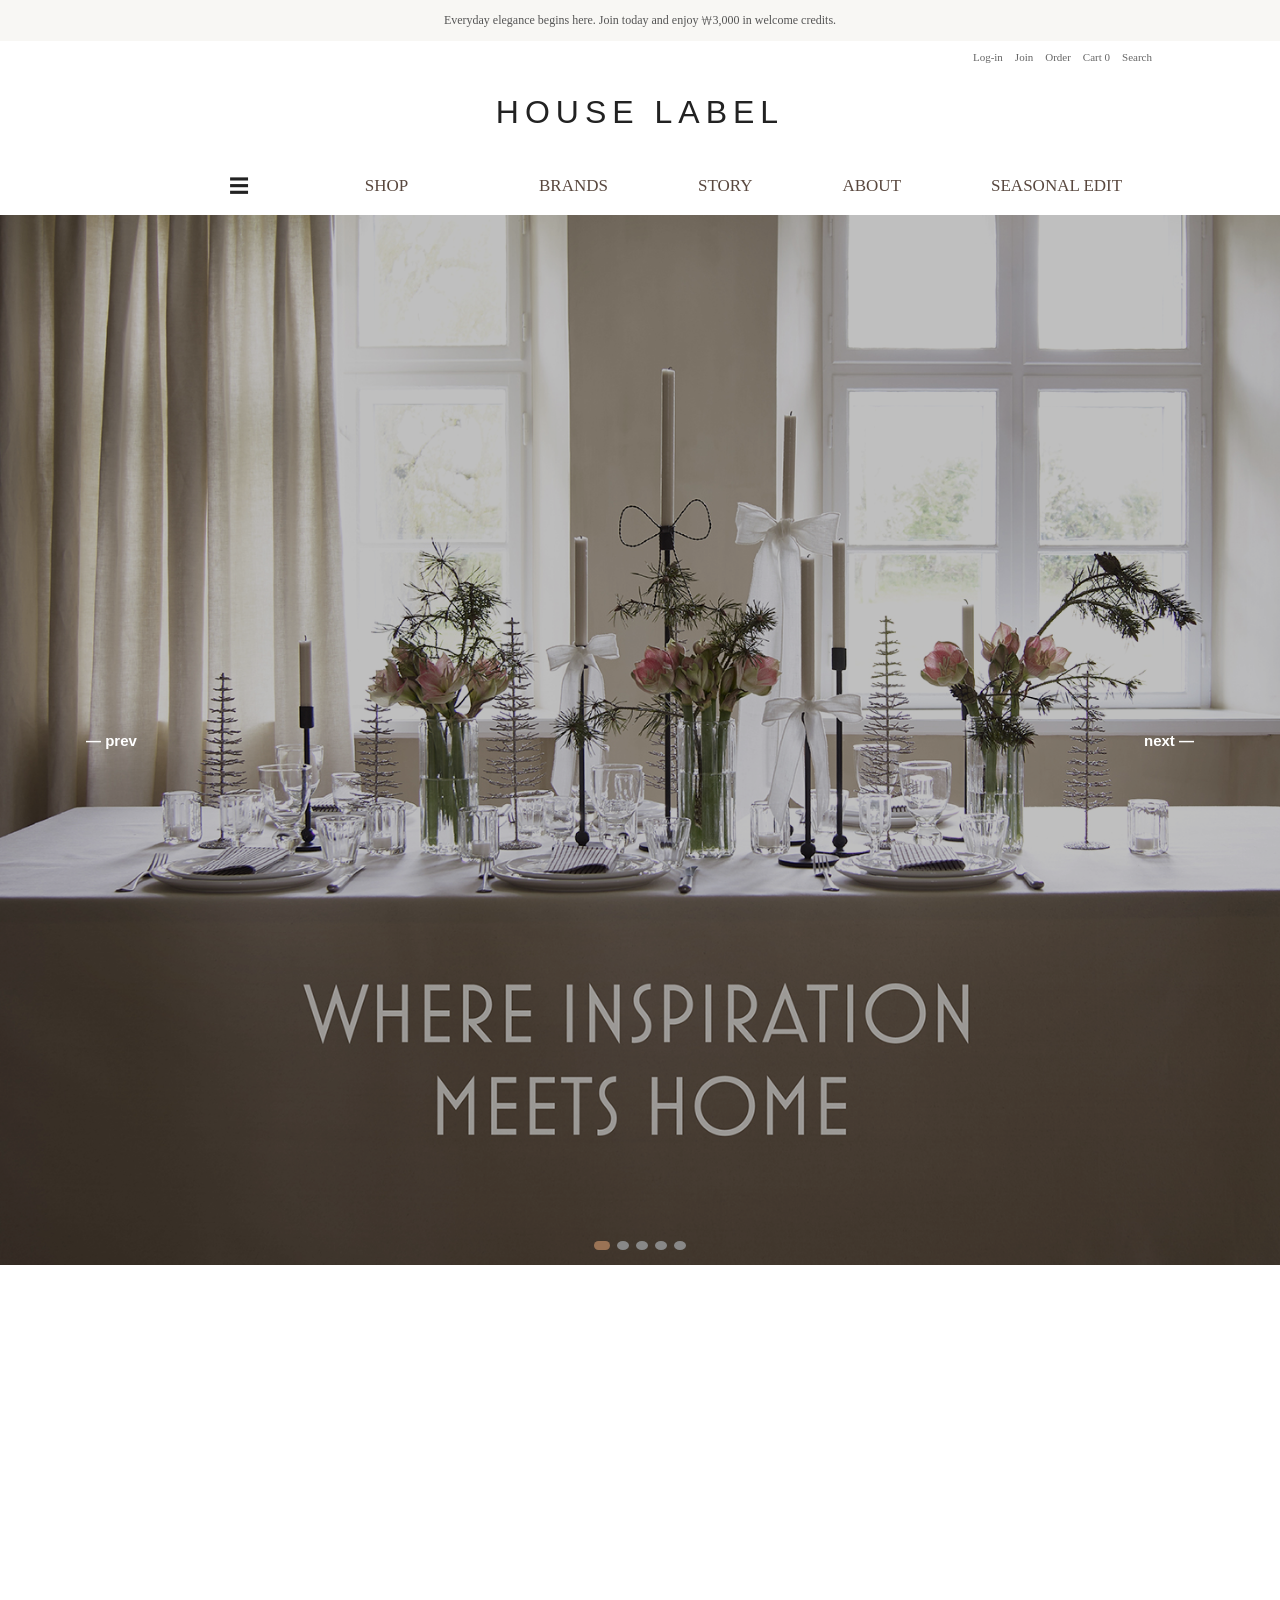
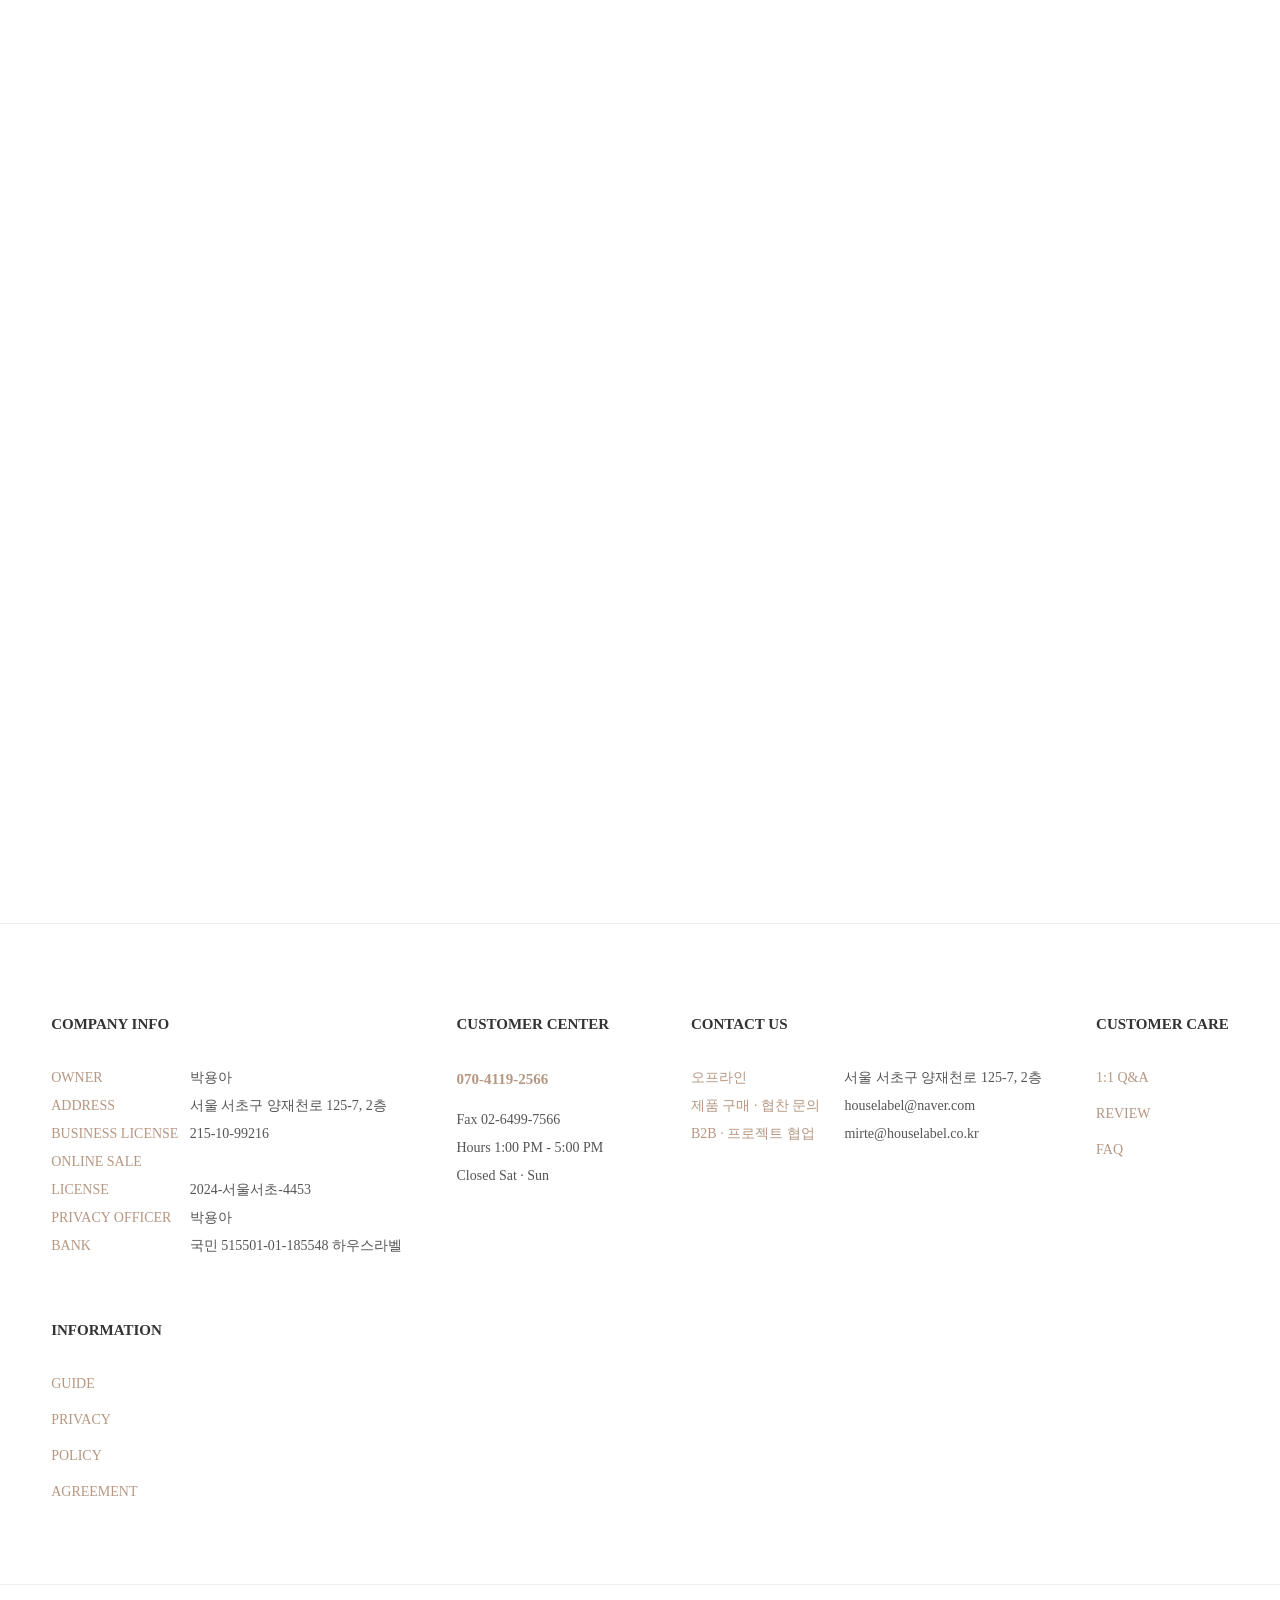
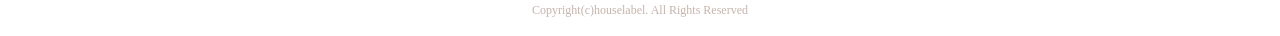
<file: index.html>
<!doctype html>
<html lang="ko">
  <head>
    <meta charset="UTF-8" />
    <title>HouseLabel</title>

    <!-- =========================
         CSS
    ========================== -->
    <link rel="stylesheet" href="./css/header.css" />
    <link rel="stylesheet" href="./css/slider.css" />
    <link rel="stylesheet" href="./css/scenes.css" />
    <link rel="stylesheet" href="./css/main.css" />
    <link rel="stylesheet" href="./css/summer.css" />
    <link rel="stylesheet" href="./css/archive.css" />
    <link rel="stylesheet" href="./css/footer.css" />
  </head>

  <body>
    <!-- =========================
         HEADER
         common/header.html이 들어오는 자리
    ========================== -->
    <div id="header"></div>

    <!-- =========================
         MAIN
    ========================== -->
    <main>
      <!-- =========================
           01. MAIN SLIDER
      ========================== -->
      <div id="main-slider">
        <div class="slider-track">
         <a href="./detail.html" class="slide">
            <img src="./img/slider/main_01.jpg" alt="슬라이드1" />
         </a>

          <a href="./detail.html" class="slide">
            <img src="./img/slider/main_02.jpg" alt="슬라이드2" />
          </a>

          <a href="./detail.html" class="slide">
            <img src="./img/slider/main_03.jpg" alt="슬라이드3" />
          </a>

          <a href="./detail.html" class="slide">
            <img src="./img/slider/main_04.jpg" alt="슬라이드4" />
          </a>

          <a href="./detail.html" class="slide">
            <img src="./img/slider/main_05.jpg" alt="슬라이드5" />
          </a>
        </div>

        <!-- 이전 / 다음 버튼 -->
        <button class="slider-prev">— prev</button>
        <button class="slider-next">next —</button>

        <!-- 슬라이드 하단 점 -->
        <div class="slider-dots"></div>
      </div>

      <!-- =========================
           02. SCENES FROM HOUSELABEL
           Scenes.json 데이터 출력
      ========================== -->
      <div id="scenes" class="scroll-reveal">
        <h3>Scenes from HouseLabel</h3>

        <p>일상을 감각으로 채우는 세 가지 장면</p>

        <!-- JS가 Scenes.json 데이터를 넣는 자리 -->
        <div id="scene-list"></div>
      </div>

      <!-- =========================
           03. CURATED BY HOUSELABEL
           HouseLabeL.json 데이터 출력
      ========================== -->
      <div id="collection1" class="house-edit curated-section scroll-reveal">
        <h3>Curated by HouseLabeL</h3>

        <p>하우스라벨이 선별한 리빙 베스트</p>

        <!-- 상품이 보이는 창 -->
        <div class="curated-slider">
          <!-- JS가 상품을 넣는 곳 -->
          <div id="curated-track"></div>
        </div>
      </div>

<!-- =========================
     04. SUMMER / GIFT
========================== -->

<div id="summer-event" class="scroll-reveal">

  <!-- 왼쪽 이미지 -->
  <a href="./detail.html" class="event-banner">
    <img
      src="./img/Summer event/summer.jpg"
      alt="SUMMER LIVING EVENT"
    />
  </a>

  <!-- 오른쪽 내용 -->
  <div class="event-content">

    <h3>SUMMER LIVING EVENT</h3>

    <p>
      여름 식탁과 공간을 위한 하우스라벨 리빙 기획전<br />
      Selected items up to 50% · 07.03 - 07.24
    </p>

    <!-- JS가 상품을 넣는 자리 -->
    <div id="event-products"></div>

  </div>

  <!-- 이전 / 다음 -->
  <button type="button" class="event-prev">‹</button>
  <button type="button" class="event-next">›</button>

</div>


<!-- =========================
     05. THE HOUSELABEL EDIT
========================== -->

<div id="collection2" class="house-edit section-grid scroll-reveal">

  <h3>The HouseLabel Edit</h3>

  <p>공간을 감도로 완성하는 리빙 컬렉션</p>

  <!-- 카테고리 메뉴 -->
  <div class="edit-category">

    <a href="./detail.html">
      HOME DECO
    </a>

    <a href="./detail.html" class="active">
      TABLEWARE
    </a>

    <a href="./detail.html">
      FABRIC
    </a>

    <a href="./detail.html">
      FURNITURE
    </a>

    <a href="./detail.html">
      PRINT
    </a>

    <a href="./detail.html">
      GIFT
    </a>

  </div>

  <!-- edit.js가 상품들을 이 안에 자동으로 추가 -->

</div>


<!-- =========================
     06. MORE VIEW
========================== -->

<div class="more-view scroll-reveal">

  <span></span>

  <p>more view</p>

  <span></span>

</div>


<!-- =========================
     07. HOUSELABEL ARCHIVE
========================== -->

<div id="archive" class="scroll-reveal">

  <!-- 왼쪽 설명 -->
  <div class="archive-info">

    <h3>HouseLabel Archive</h3>

    <p class="archive-main-text">
      하우스라벨이 지나온 장면들을 미디어와 기록으로 모아 둔 아카이브.
    </p>

    <p class="archive-sub-text">
      공간과 오브제를 통해 만들어온 하우스라벨의 시간들을 기록합니다.
    </p>

    <a href="./detail.html" class="archive-btn">
      아카이브 보기
    </a>

  </div>


  <!-- 오른쪽 이미지 -->
  <a href="./detail.html" class="archive-image">

    <img
      src="./img/archive/archive.jpg"
      alt="HouseLabel Archive"
    />

  </a>

</div>
    <!-- =========================
         FOOTER
         common/footer.html이 들어오는 자리
    ========================== -->
    <div id="footer"></div>

    <!-- =========================
         JAVASCRIPT
    ========================== -->

    <!-- 공통 Header / Footer 불러오기 -->
    <script src="./js/common.js"></script>

    <!-- Slider / JSON 상품 출력 등 메인 기능 -->
    <script type="module" src="./js/main.js"></script>
  </body>
</html>
</file>
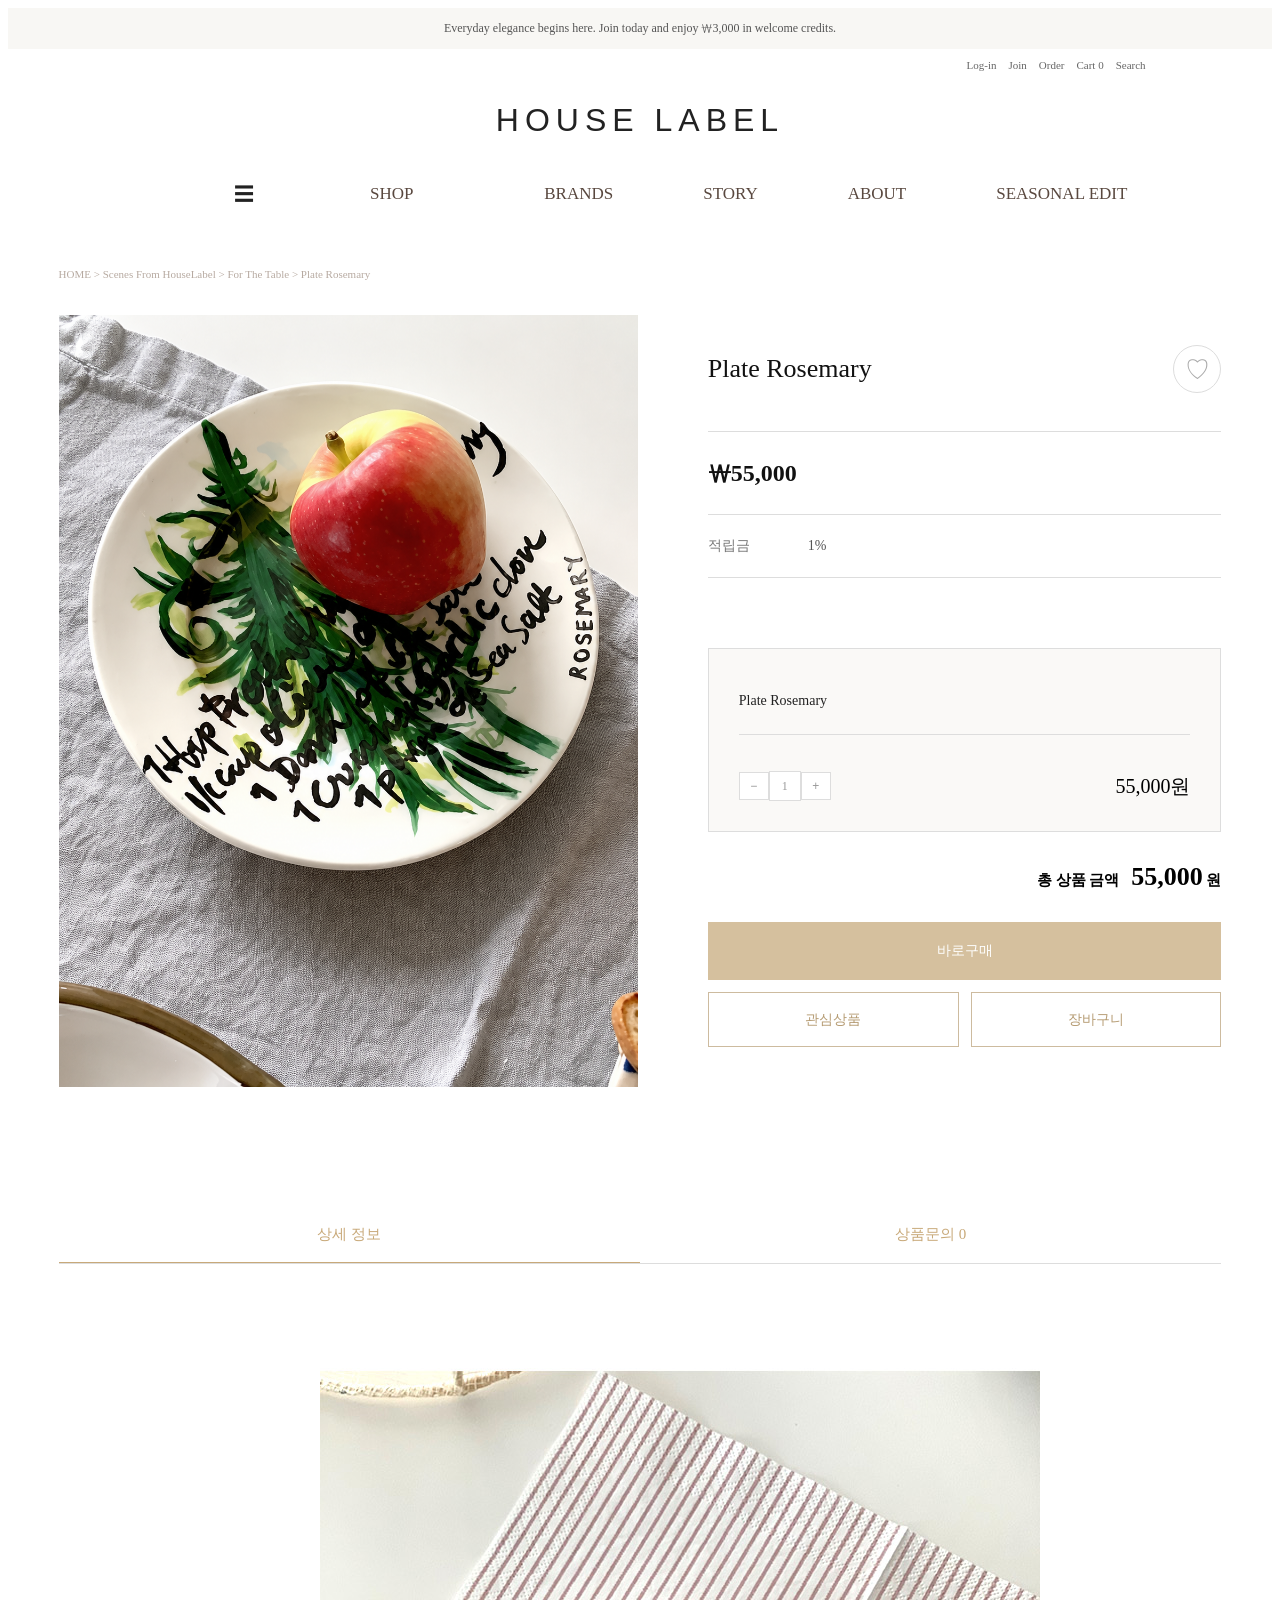
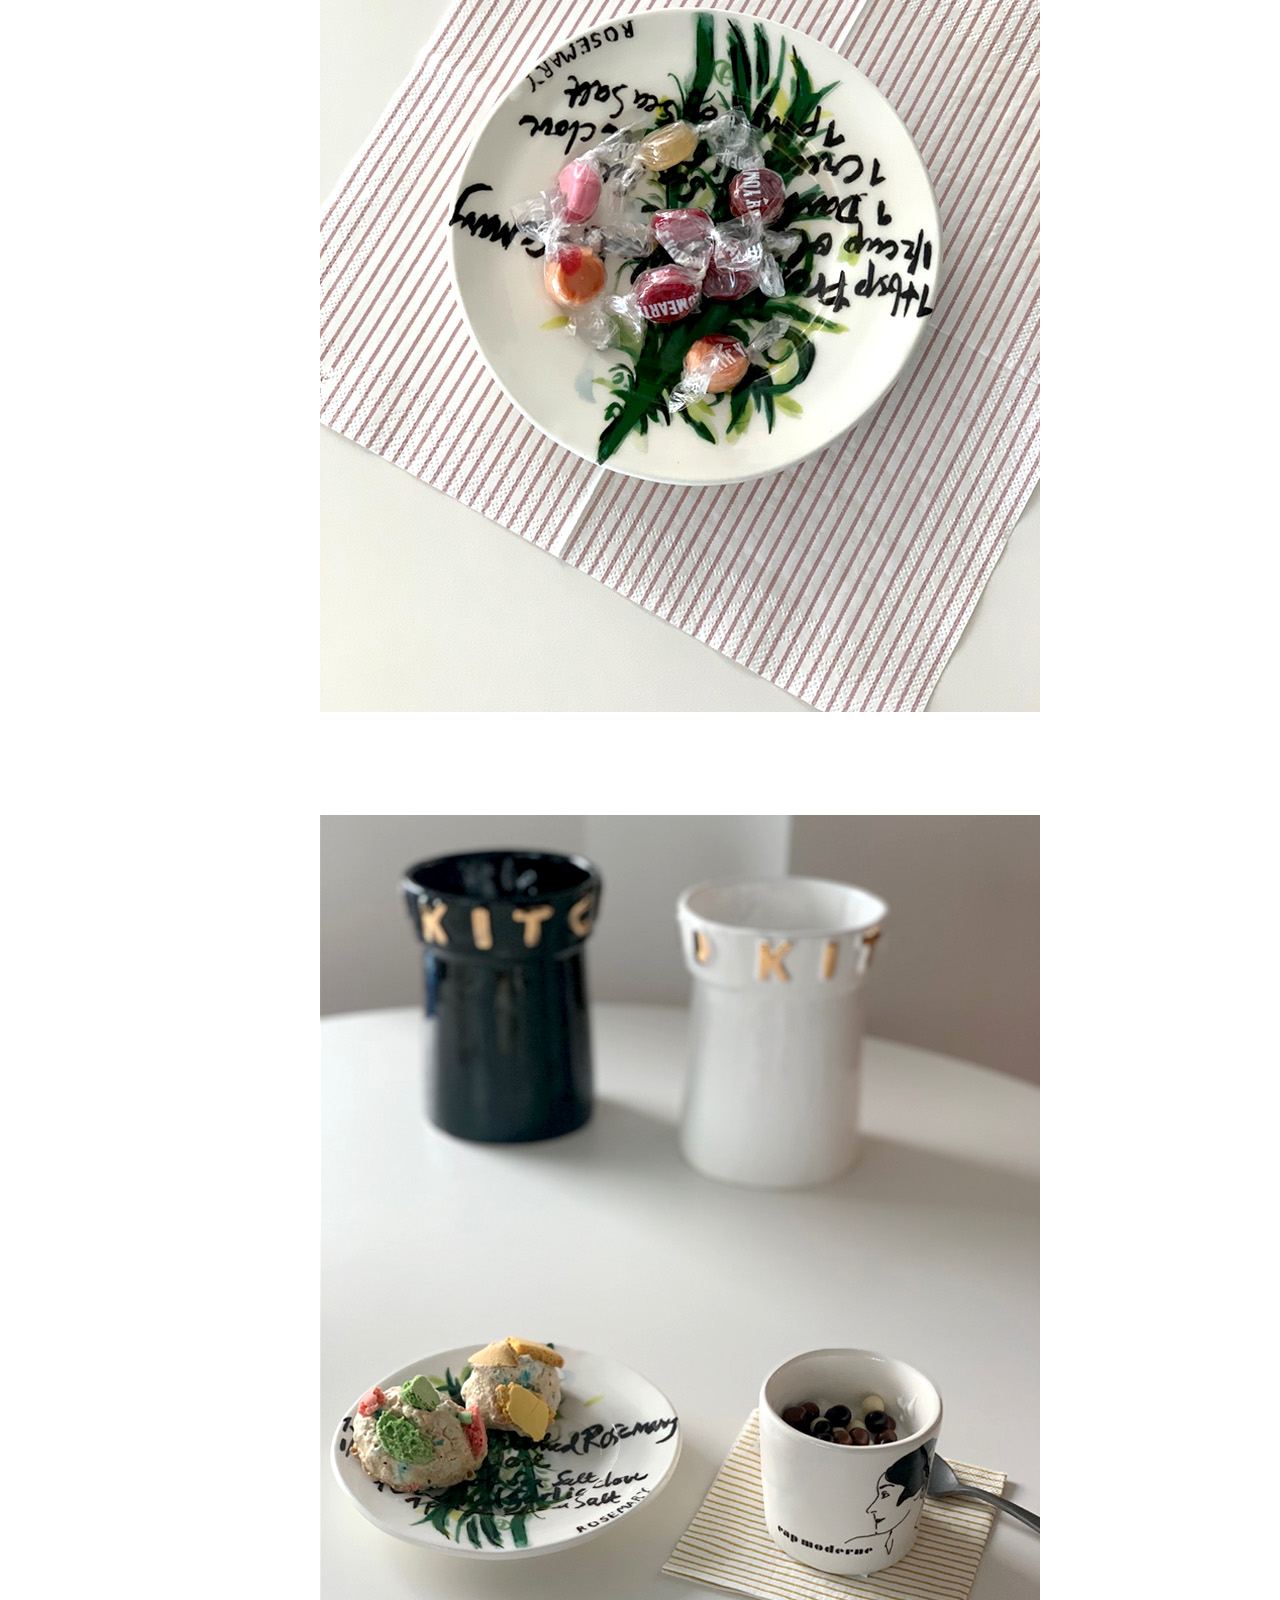
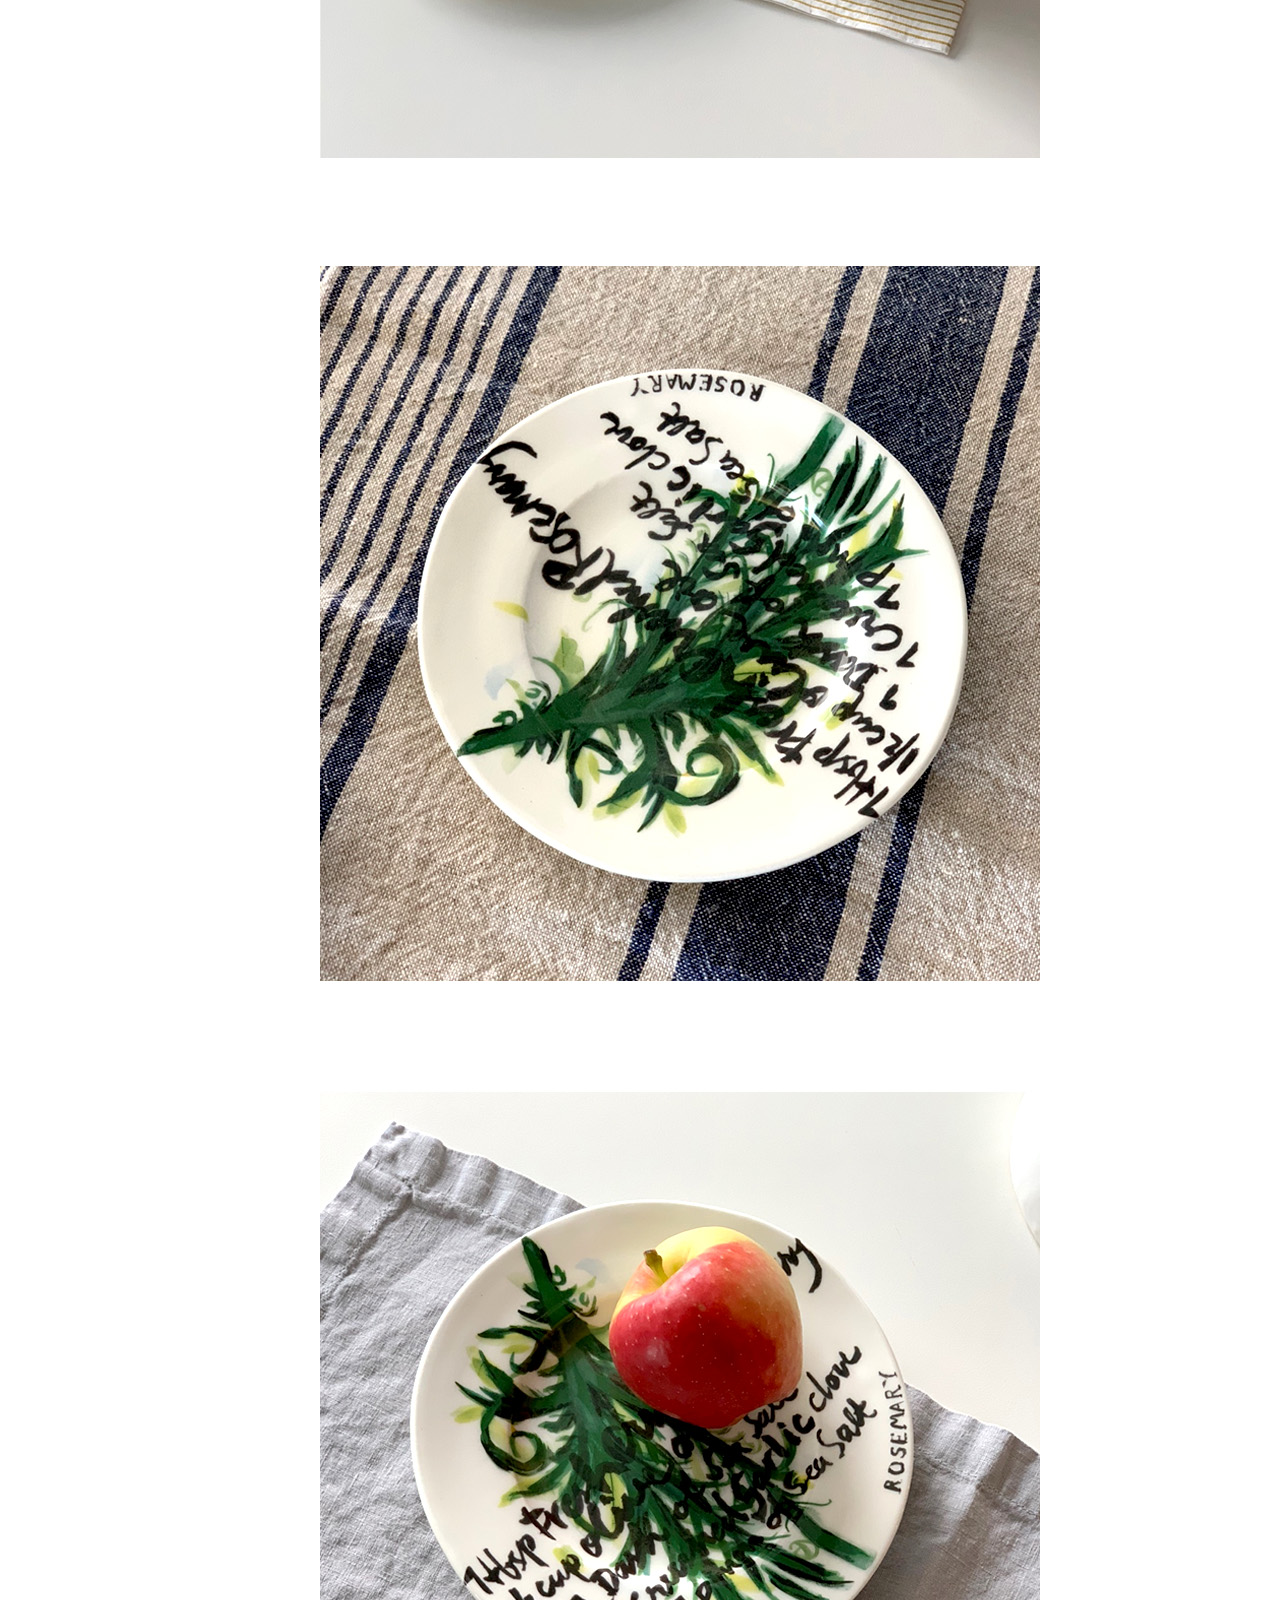
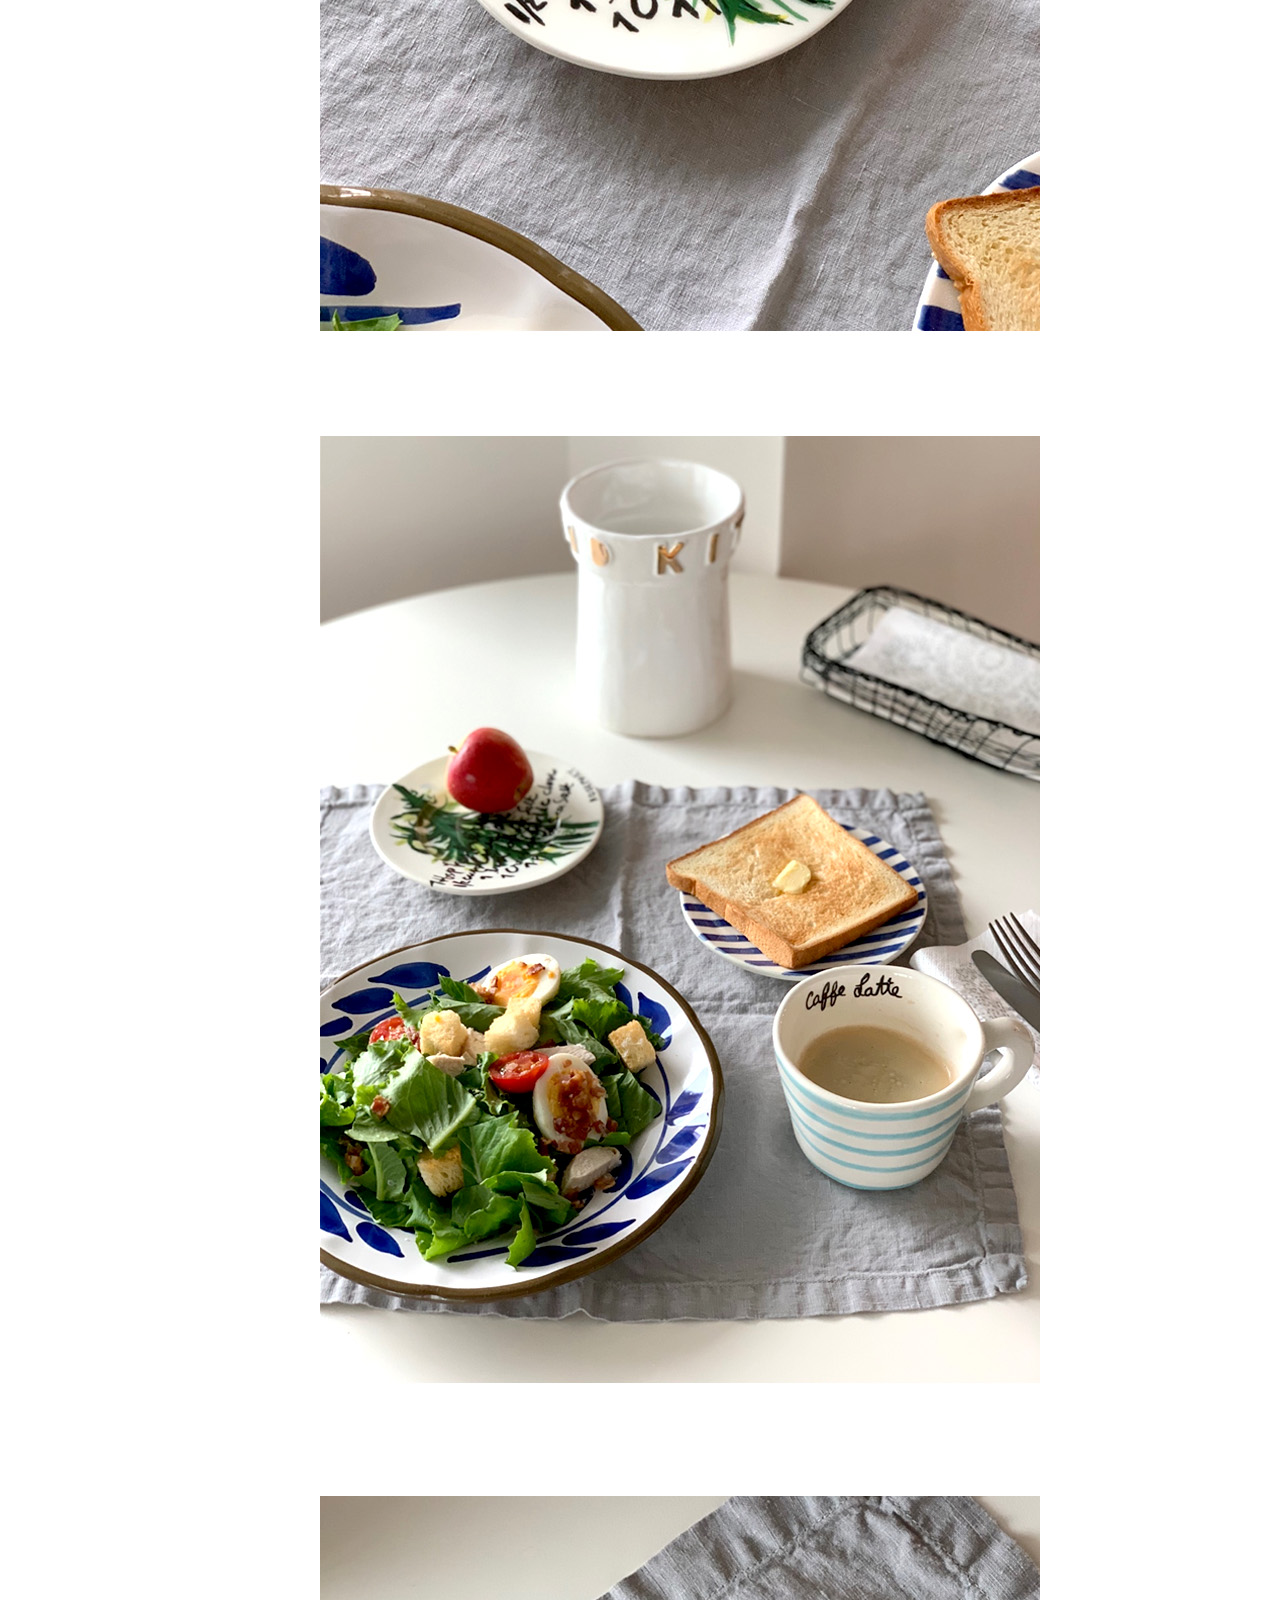
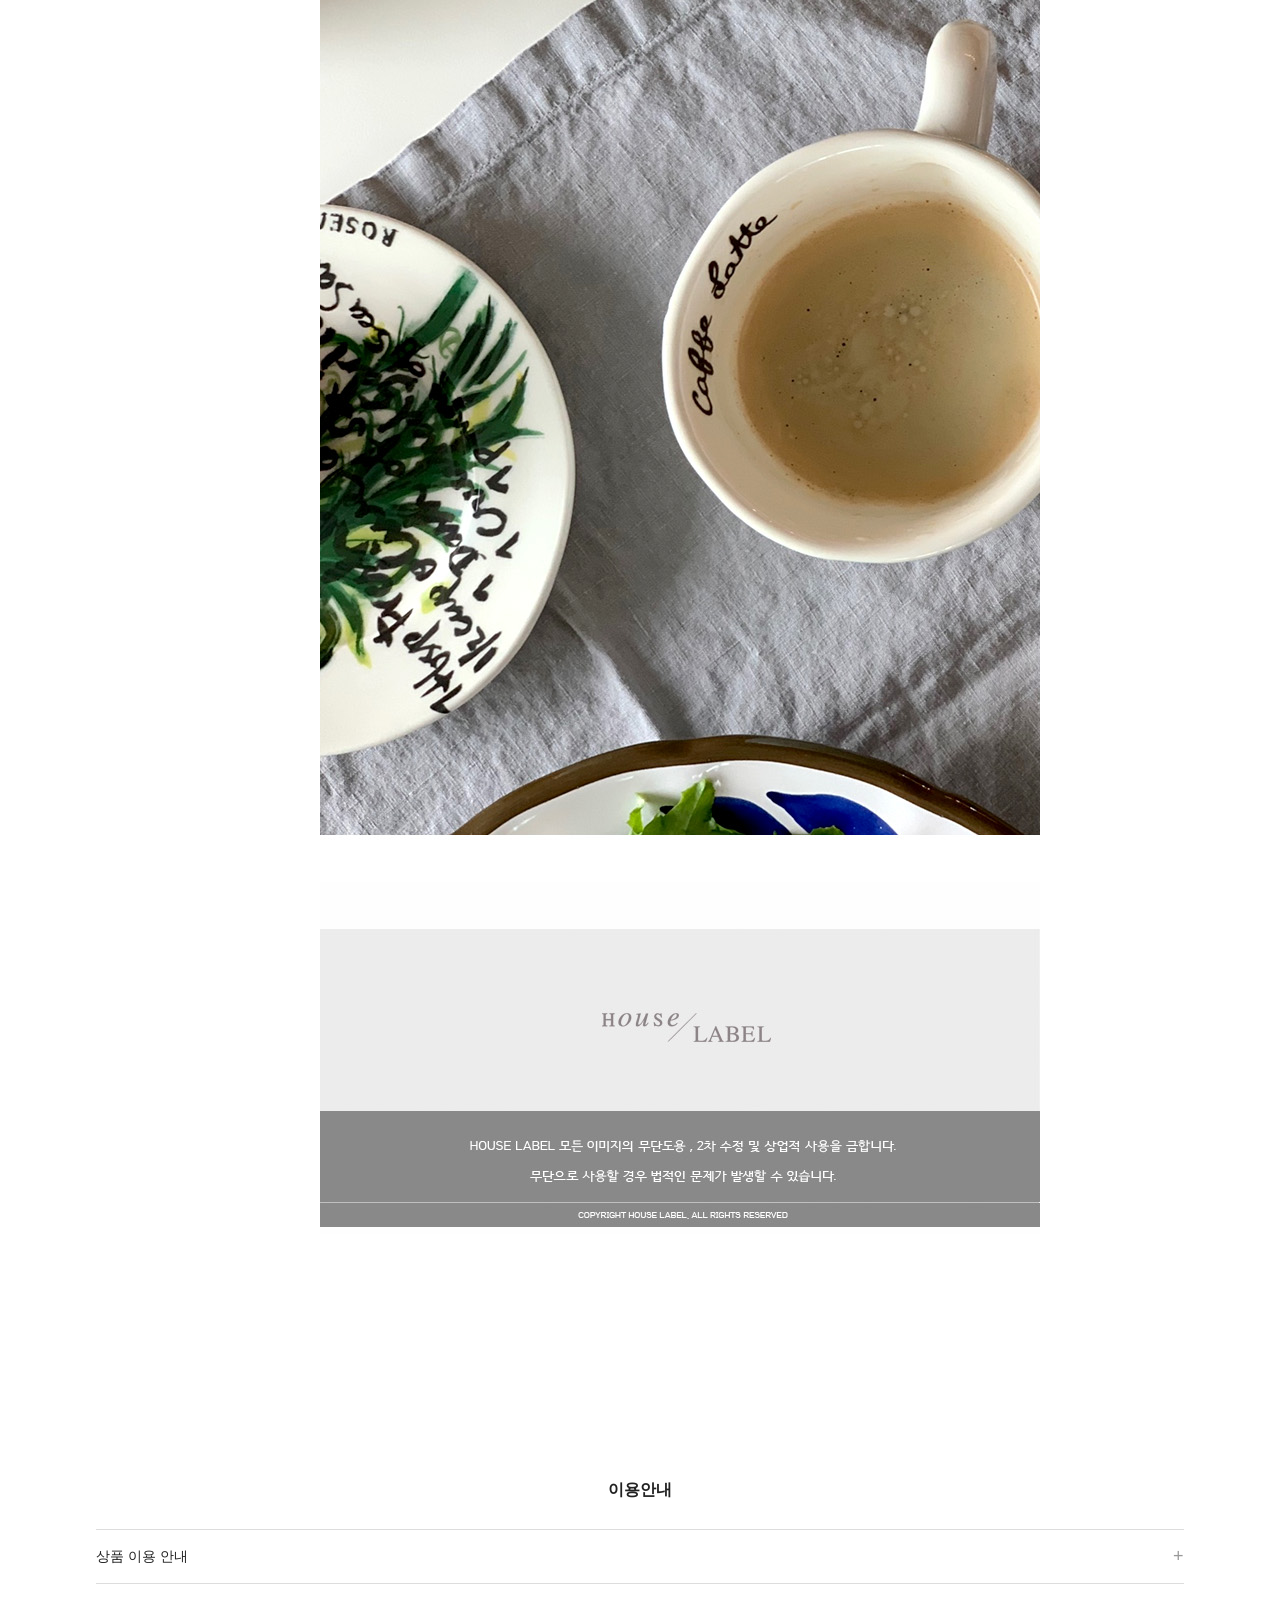
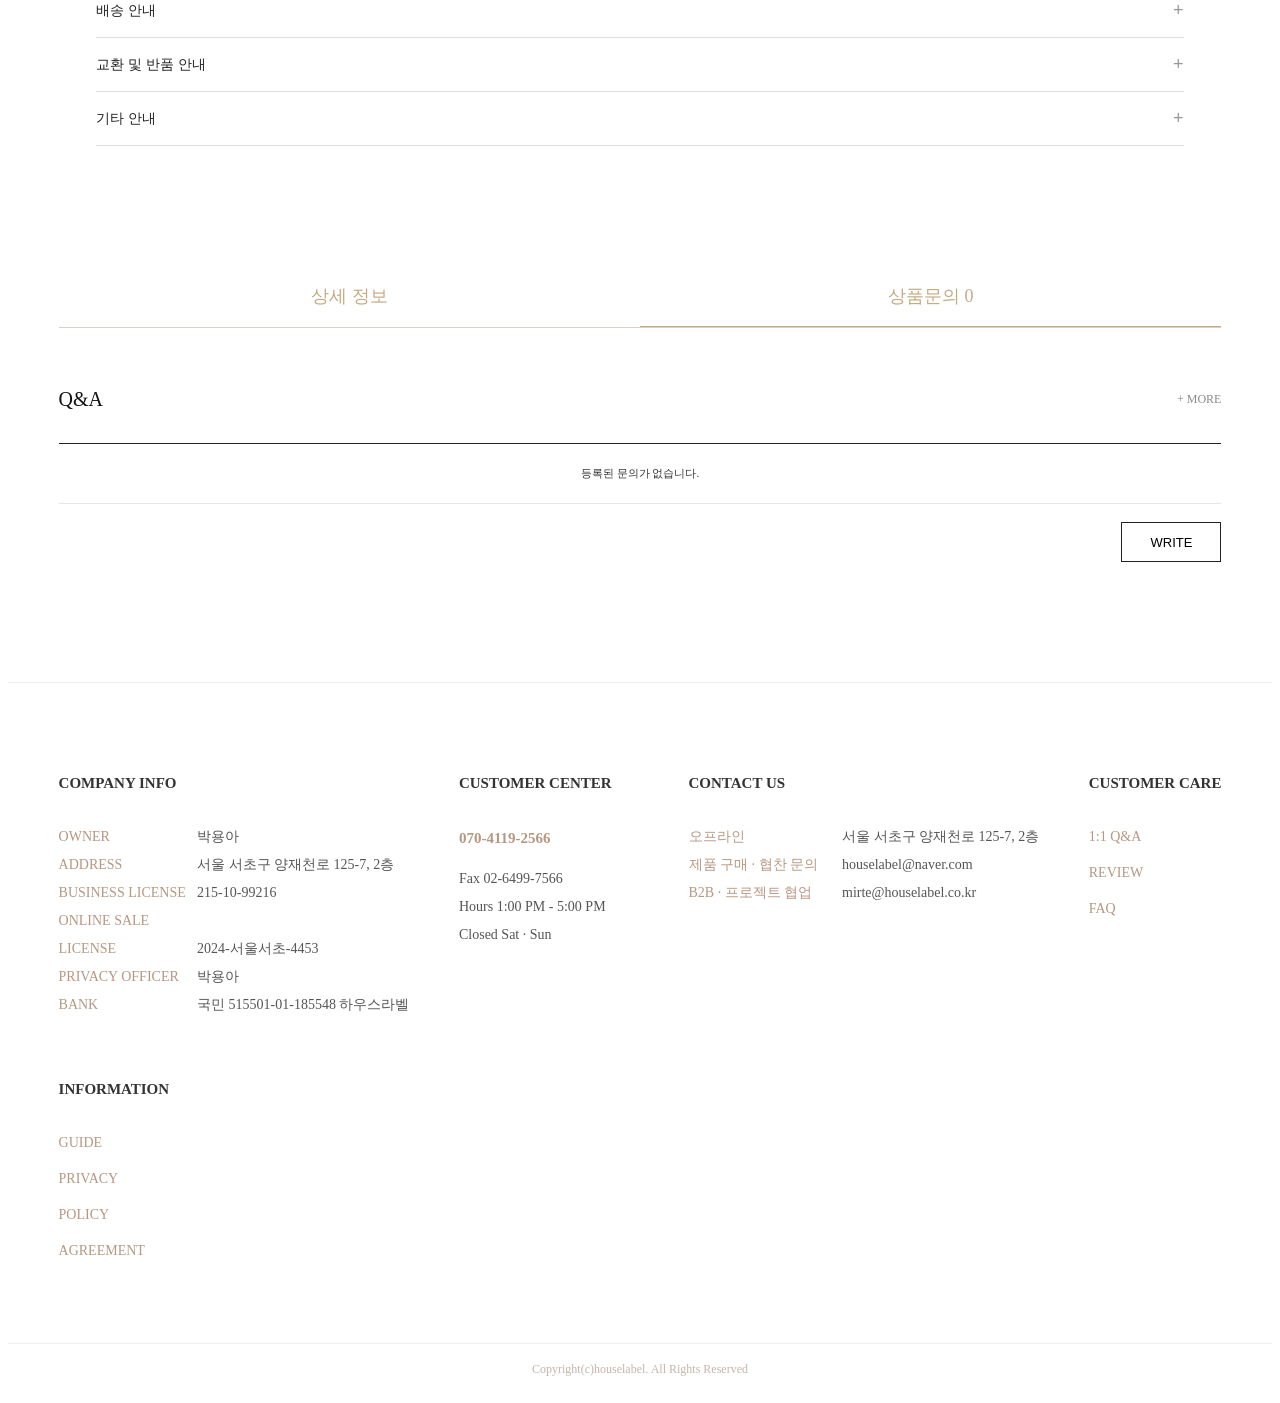
<file: detail.html>
<!doctype html>
<html lang="ko">
  <head>
    <meta charset="UTF-8" />
    <title>Plate Rosemary | HouseLabel</title>

    <!-- 공통 CSS -->
    <link rel="stylesheet" href="./css/header.css" />
    <link rel="stylesheet" href="./css/footer.css" />

    <!-- 상세페이지 CSS -->
    <link rel="stylesheet" href="./css/detail.css" />
  </head>

  <body>
    <!-- =========================
         HEADER
    ========================== -->
    <div id="header"></div>

    <!-- =========================
         PRODUCT DETAIL
    ========================== -->
    <main class="detail-page">
      <!-- 상단 경로 -->
      <div class="breadcrumb">
        HOME &gt; Scenes From HouseLabel &gt; For The Table &gt; Plate Rosemary
      </div>

      <div class="detail-inner">
        <!-- =========================
             왼쪽 상품 이미지
        ========================== -->
        <div class="detail-image">
          <img src="./img/detail/plate-rosemary.png" alt="Plate Rosemary" />
        </div>

        <!-- =========================
             오른쪽 상품 정보
        ========================== -->
        <div class="detail-info">
          <!-- 상품명 + 찜 -->
          <div class="detail-title">
            <h2>Plate Rosemary</h2>

            <button type="button" class="heart-btn">♡</button>
          </div>

          <!-- 가격 -->
          <div class="detail-price">₩55,000</div>

          <!-- 적립금 -->
          <div class="detail-point">
            <span>적립금</span>
            <strong>1%</strong>
          </div>
          <!-- =========================
               버튼
          ========================== -->

          <!-- =========================
     옵션 / 수량
========================== -->
          <div class="order-box" data-price="55000">
            <h3>Plate Rosemary</h3>

            <div class="order-line">
              <!-- 수량 -->
              <div class="quantity">
                <button type="button" id="minus-btn">−</button>

                <span id="quantity">1</span>

                <button type="button" id="plus-btn">+</button>
              </div>

              <!-- 선택 상품 금액 -->
              <strong id="item-price">55,000원</strong>
            </div>
          </div>

          <!-- =========================
     총 상품 금액
========================== -->
          <div class="total-price">
            <span>총 상품 금액</span>

            <strong id="total-price">55,000</strong>

            <span>원</span>
          </div>

          <!-- =========================
     구매 버튼
========================== -->
          <button type="button" class="buy-btn" id="buy-btn">바로구매</button>

          <div class="sub-buttons">
            <button type="button">관심상품</button>

            <button type="button" id="cart-btn">장바구니</button>
          </div>
        </div>
        <!-- detail-info 끝 -->
      </div>
      <!-- detail-inner 끝 -->

      <!-- =========================
     PRODUCT DETAIL CONTENT
========================== -->
      <div class="product-detail-content">
        <!-- 상세정보 / 상품문의 메뉴 -->
        <div class="detail-tabs">
          <div class="detail-tab active">상세 정보</div>

          <div class="detail-tab">상품문의 0</div>
        </div>

        <!-- 상품 상세 이미지 -->
        <div class="detail-content-image">
          <img src="./img/detail/detail.jpg" alt="Plate Rosemary 상세 이미지" />
        </div>
      </div>
    </main>

    <!-- =========================
     이용안내
========================== -->
    <div class="guide-section">
      <h3>이용안내</h3>

      <!-- 상품 이용 안내 -->
      <div class="guide-item">
        <button type="button" class="guide-title">
          <span>상품 이용 안내</span>
          <span class="guide-plus">+</span>
        </button>

        <div class="guide-content">
          상품의 색상은 모니터 환경에 따라 실제 색상과 차이가 있을 수 있습니다.
        </div>
      </div>

      <!-- 배송 안내 -->
      <div class="guide-item">
        <button type="button" class="guide-title">
          <span>배송 안내</span>
          <span class="guide-plus">+</span>
        </button>

        <div class="guide-content">
          주문 완료 후 평균 2~5일 이내에 배송됩니다.
        </div>
      </div>

      <!-- 교환 및 반품 안내 -->
      <div class="guide-item">
        <button type="button" class="guide-title">
          <span>교환 및 반품 안내</span>
          <span class="guide-plus">+</span>
        </button>

        <div class="guide-content">
          상품 수령 후 7일 이내 교환 및 반품 신청이 가능합니다.
        </div>
      </div>

      <!-- 기타 안내 -->
      <div class="guide-item">
        <button type="button" class="guide-title">
          <span>기타 안내</span>
          <span class="guide-plus">+</span>
        </button>

        <div class="guide-content">
          기타 문의사항은 상품문의 게시판을 이용해 주세요.
        </div>
      </div>
    </div>

    <!-- =========================
     Q&A SECTION
========================== -->
    <div class="qna-section">
      <!-- 상단 탭 느낌 -->
      <div class="qna-tab-menu">
        <div class="qna-tab">상세 정보</div>
        <div class="qna-tab active">상품문의 0</div>
      </div>

      <!-- Q&A 제목줄 -->
      <div class="qna-header">
        <h3>Q&A</h3>
        <a href="#">+ MORE</a>
      </div>

      <!-- 문의 없음 -->
      <div class="qna-empty">등록된 문의가 없습니다.</div>

      <!-- 버튼 -->
      <div class="qna-btn-wrap">
        <button type="button" class="qna-write-btn">WRITE</button>
      </div>
    </div>

    <!-- =========================
         FOOTER
    ========================== -->
    <div id="footer"></div>

    <!-- 공통 Header / Footer -->
    <script src="./js/common.js"></script>
    <script src="./js/detail.js"></script>
  </body>
</html>
</file>
<file: css/header.css>
@charset "utf-8";

/* =========================
   HEADER
========================= */

header {
  width: 100%;
  background-color: #fff;
}

/* =========================
   맨 위 안내 문구
========================= */

.top-message {
  width: 100%;

  padding: 12px 0;

  text-align: center;

  font-size: 12px;

  color: #555;

  background-color: #f8f7f4;
}

/* =========================
   로그인 / 장바구니
========================= */

.utility-menu {
  width: 80%;

  margin: 10px auto 0;

  display: flex;
  justify-content: flex-end;

  gap: 12px;
}

.utility-menu > a {
  font-size: 11px;

  color: #666;

  text-decoration: none;
}

/* =========================
   로고 영역
========================= */

.logo-area {
  width: 65%;

  margin: 10px auto 20px;

  display: flex;

  justify-content: center;
  align-items: center;

  gap: 35px;
}

.logo-area > a > h1 {
  font-family: Arial, sans-serif;

  font-size: 32px;
  font-weight: 400;

  letter-spacing: 6px;

  white-space: nowrap;

  color: #222;
}
.logo-area > a,
.logo-area > a:hover,
.logo-area > a:visited {
  text-decoration: none;
  color: inherit;
}

/* 장식 이미지 묶음 */

.logo-deco {
  display: flex;

  align-items: center;

  gap: 25px;
}

.logo-deco > img {
  width: 90px;
  height: 70px;

  object-fit: contain;

  opacity: 0.45;
}

/* =========================
   메인 메뉴
========================= */

.main-nav {
  width: 65%;
  margin: 0 auto;

  display: flex;
  align-items: center;

  padding-bottom: 15px;
}

/* =========================
   햄버거 버튼
========================= */

.menu-btn {
  width: 30px;

  margin-right: 70px;

  padding: 0;

  border: none;
  background: none;

  font-size: 20px;

  color: #222;

  cursor: pointer;

  flex-shrink: 0;
}

/* =========================
   메뉴 전체
========================= */

.main-nav > ul {
  flex: 1;

  display: flex;
  align-items: center;

  gap: 90px;

  /* ul 기본 여백 제거 */
  margin: 0;
  padding: 0;

  list-style: none;
}

/* 메뉴 하나 */

.main-nav > ul > li {
  list-style: none;
}

/* 메뉴 글자 */

.main-nav > ul > li > a {
  font-family: Georgia, serif;

  font-size: 17px;

  color: #59483f;

  text-decoration: none;

  white-space: nowrap;

  transition: color 0.3s ease;
}

/* =========================
   SHOP hover 글자 변경
========================= */

.shop-menu {
  display: inline-block;

  width: 125px;

  text-align: center;
}

/* 한글은 처음에 숨기기 */

.shop-ko {
  display: none;
}

/* SHOP에 마우스 올리면 영어 숨기기 */

.shop-menu:hover .shop-en {
  display: none;
}

/* 한글 나타나기 */

.shop-menu:hover .shop-ko {
  display: inline;
}

/* 메뉴에 마우스 올리면 색 변경 */

.main-nav a:hover {
  color: #b58a6a;
}
</file>
<file: css/slider.css>
@charset "utf-8";

/* =========================
   MAIN SLIDER
========================= */

#main-slider {
  width: 100%;
  height: 1050px;

  position: relative;

  overflow: hidden;

  background: #000;
}

/* 슬라이드 전체 */

.slider-track {
  width: 100%;
  height: 100%;

  display: flex;

  transition: transform 0.7s ease;
}

/* 슬라이드 한 장 */

.slide {
  min-width: 100%;
  height: 100%;

  position: relative;
}

/* 이미지 */

.slide > img {
  width: 100%;
  height: 100%;

  object-fit: cover;

  display: block;
}

/* 이미지 어둡게 */

.slide::after {
  content: "";

  position: absolute;

  top: 0;
  left: 0;

  width: 100%;
  height: 100%;

  background: rgba(0, 0, 0, 0.25);
}

/* =========================
   왼쪽 큰 글씨
========================= */

.slide-text {
  position: absolute;

  top: 60px;
  left: 50px;

  z-index: 2;

  color: #182c2f;
}

.slide-text > h2 {
  font-size: 110px;

  font-weight: 300;

  line-height: 1;

  margin-bottom: 30px;
}

.slide-text > p {
  font-size: 52px;

  font-weight: 300;
}

/* =========================
   이전 / 다음
========================= */

.slider-prev,
.slider-next {
  position: absolute;

  top: 50%;

  transform: translateY(-50%);

  z-index: 3;

  border: none;

  background: none;

  color: #fff;

  font-size: 15px;
  font-weight: bold;

  cursor: pointer;
}

.slider-prev {
  left: 80px;
}

.slider-next {
  right: 80px;
}

/* =========================
   아래 dot
========================= */

.slider-dots {
  position: absolute;

  bottom: 15px;
  left: 50%;

  transform: translateX(-50%);

  z-index: 3;

  display: flex;

  gap: 7px;
}

.slider-dot {
  width: 9px;
  height: 9px;

  border-radius: 50%;

  border: none;

  background: #888;

  cursor: pointer;
}

.slider-dot.active {
  width: 16px;

  border-radius: 10px;

  background: #9a7355;
}
</file>
<file: css/scenes.css>
@charset "utf-8";

/* =========================
   Scenes from HouseLabel
========================= */

#scenes {
  width: 100%;

  background-color: #f8f6f2;

  padding: 80px 0 100px;
}

/* =========================
   메인 제목
========================= */

#scenes > h3 {
  font-family: Georgia, serif;

  font-size: 38px;

  font-weight: normal;

  color: #555;

  text-align: center;

  margin-bottom: 0 0 20px;
}

/* =========================
   메인 설명
========================= */

#scenes > p {
  width: 100%;

  font-size: 16px;

  color: #9b8b7d;

  text-align: center;

  margin-bottom: 0 0 45px;
}

/* =========================
   카드 3개 전체
========================= */

#scene-list {
  width: 92%;

  max-width: 1500px;

  margin: 0 auto;

  display: grid;

  grid-template-columns: repeat(3, 1fr);

  gap: 20px;
}

/* =========================
   카드 한 개
========================= */

.scene-card {
  width: 100%;
}

/* =========================
   이미지 영역
========================= */

.scene-image {
  width: 100%;

  aspect-ratio: 1 / 1;

  position: relative;

  overflow: hidden;

  cursor: pointer;
}

/* 이미지 */

.scene-image > img {
  width: 100%;

  height: 100%;

  object-fit: cover;

  display: block;

  transition: transform 0.4s ease;
}

/* 마우스 올리면 사진 살짝 확대 */

.scene-image:hover > img {
  transform: scale(1.05);
}

/* =========================
   가운데 + 버튼
========================= */

.scene-image::before {
  content: "+";

  position: absolute;

  top: 50%;

  left: 50%;

  transform: translate(-50%, -50%);

  width: 65px;

  height: 65px;

  border-radius: 50%;

  background-color: rgba(255, 255, 255, 0.55);

  color: white;

  font-size: 45px;

  font-weight: 200;

  display: flex;

  justify-content: center;

  align-items: center;

  z-index: 3;

  opacity: 0;

  transition: opacity 0.3s ease;
}

/* 마우스 올리면 + 등장 */

.scene-image:hover::before {
  opacity: 1;
}

/* =========================
   이미지 살짝 어둡게
========================= */

.scene-image::after {
  content: "";

  position: absolute;

  top: 0;

  left: 0;

  width: 100%;

  height: 100%;

  background: rgba(0, 0, 0, 0.18);

  z-index: 1;
}

/* =========================
   이미지 아래 글씨
========================= */

.scene-info {
  padding-top: 25px;

  text-align: center;
}

/* 카드 제목 */

.scene-info > h4 {
  font-family: Georgia, serif;

  font-size: 24px;

  font-weight: normal;

  color: #665348;

  margin-bottom: 8px;
}

/* / 표시 */

.scene-info > span {
  display: block;

  font-size: 18px;

  color: #aaa;

  margin-bottom: 12px;
}

/* 영어 설명 */

.scene-info > .scene-en {
  font-size: 16px;

  color: #555;

  margin-bottom: 5px;
}

/* 한글 설명 */

.scene-info > .scene-ko {
  font-size: 16px;

  color: #555;
}
</file>
<file: css/main.css>
@charset "utf-8";

/* =========================
   Main
========================= */
body {
  margin: 0;
}

main {
  width: 100%;
  min-height: 700px;
  background-color: #fff;
}

/* 링크 기본 스타일 제거 */

a {
  text-decoration: none;
  color: inherit;
}

/* =========================
   상품 전체 영역
========================= */

.section-grid {
  width: 92%;
  max-width: 1500px;

  margin: 40px auto;

  display: flex;
  flex-wrap: wrap;

  justify-content: space-between;
  align-items: flex-start;

  gap: 20px;
}

/* =========================
   제목
========================= */

.house-edit > h3 {
  width: 100%;

  font-family: Georgia, serif;
  font-size: 38px;
  font-weight: normal;

  text-align: center;
  color: #555;

  margin-bottom: 15px;
}

.house-edit > p {
  width: 100%;

  font-size: 16px;

  text-align: center;
  color: #9b8b7d;

  margin-bottom: 30px;
}

/* =========================
   상품 링크
========================= */

.house-edit > a {
  width: calc(25% - 15px);
  display: block;
}

/* =========================
   상품 카드
========================= */

.product-card {
  width: 100%;

  display: flex;
  flex-direction: column;

  height: auto;
}

/* 상품 이미지 */

.product-card > img {
  width: 100%;
  height: 480px;

  object-fit: contain;

  display: block;

  margin-bottom: 20px;
}

/* 상품 이름 */

.product-card > h4 {
  font-size: 18px;
  font-weight: normal;

  color: #222;

  padding-bottom: 15px;

  border-bottom: 1px solid #ddd;
}

/* 가격 */

.product-card > h5 {
  font-size: 18px;
  font-weight: bold;

  color: #333;

  padding: 13px 0;

  border-bottom: 1px solid #ddd;
}
/* =========================
   CURATED 상품 슬라이더
========================= */

.curated-section {
  width: 92%;
  max-width: 1500px;

  margin: 40px auto;
}

/* =========================
   CURATED 전체 배경
========================= */

#collection1 {
  width: 100%;
  max-width: none;

  /* Scenes와 Curated 사이 간격 */
  margin: 140px 0 0;

  /* Curated 내부 위아래 여백 */
  padding: 80px 0 90px;

  background-color: #f8f6f2;

  box-sizing: border-box;
}

/* 상품 영역은 다시 가운데 정렬 */
#collection1 .curated-slider {
  width: 92%;
  max-width: 1500px;

  margin: 0 auto;

  overflow: hidden;
}

/* 상품이 보이는 영역 */
.curated-slider {
  width: 100%;

  overflow: hidden;
}

/* 실제로 움직이는 상품 줄 */
#curated-track {
  width: 100%;

  display: flex;
  flex-wrap: nowrap;

  gap: 20px;

  transition: transform 0.6s ease;
}

/* 상품 하나 */
.curated-product {
  flex: 0 0 calc((100% - 60px) / 4);

  position: relative;

  color: inherit;
  text-decoration: none;
}

/* =========================
   상품 이미지 영역
========================= */

.curated-image {
  width: 100%;
  height: 480px;

  position: relative;

  overflow: hidden;
}

.curated-image > img {
  width: 100%;
  height: 100%;

  object-fit: cover;

  display: block;

  transition: transform 0.4s ease;
}

/* 마우스 올리면 사진 확대 */
.curated-product:hover .curated-image > img {
  transform: scale(1.04);
}

/* =========================
   순위 숫자
========================= */

.curated-rank {
  position: absolute;

  top: 0;
  left: 0;

  width: 45px;
  height: 45px;

  display: flex;
  justify-content: center;
  align-items: center;

  background-color: #788272;

  color: #fff;

  font-size: 18px;
  font-weight: bold;

  z-index: 3;
}

/* =========================
   Hover 버튼
========================= */

.curated-actions {
  position: absolute;

  top: 50%;
  left: 50%;

  transform: translate(-50%, -50%);

  display: flex;

  gap: 8px;

  opacity: 0;

  transition: opacity 0.3s ease;

  z-index: 4;
}

/* 마우스 올리면 버튼 등장 */
.curated-product:hover .curated-actions {
  opacity: 1;
}

.curated-actions > button {
  width: 45px;
  height: 45px;

  border: none;
  border-radius: 50%;

  background-color: rgba(190, 171, 155, 0.85);

  color: #fff;

  font-size: 18px;

  cursor: pointer;
}

/* =========================
   상품명
========================= */

.curated-product > h4 {
  font-size: 17px;
  font-weight: normal;

  padding: 18px 0 15px;

  border-bottom: 1px solid #ddd;
}

/* =========================
   가격
========================= */

.curated-product > h5 {
  font-size: 17px;
  font-weight: bold;

  padding: 13px 0;

  border-bottom: 1px solid #ddd;
}
/* =========================
   스크롤 등장 효과
========================= */

/* 처음에는 살짝 아래 + 투명 */
.scroll-reveal {
  opacity: 0;
  transform: translateY(50px);

  transition:
    opacity 0.8s ease,
    transform 0.8s ease;
}

/* 화면에 들어오면 */
.scroll-reveal.show {
  opacity: 1;
  transform: translateY(0);
}
/* =========================
   CURATED 상품 순차 등장
========================= */

/* 처음에는 상품을 숨겨둠 */
.curated-product {
  opacity: 0;
  transform: translateY(35px);

  transition:
    opacity 0.7s ease,
    transform 0.7s ease;
}

/* Curated 영역이 화면에 들어오면 상품 등장 */
.curated-section.show .curated-product {
  opacity: 1;
  transform: translateY(0);

  /* 5번째 이후 상품도 보이도록 기본값 */
  transition-delay: 0.4s;
}

/* 1번째 상품 */
.curated-section.show .curated-product:nth-child(1) {
  transition-delay: 0.1s;
}

/* 2번째 상품 */
.curated-section.show .curated-product:nth-child(2) {
  transition-delay: 0.2s;
}

/* 3번째 상품 */
.curated-section.show .curated-product:nth-child(3) {
  transition-delay: 0.3s;
}

/* 4번째 상품 */
.curated-section.show .curated-product:nth-child(4) {
  transition-delay: 0.4s;
}

/* =========================
   THE HOUSELABEL EDIT CATEGORY
========================= */

.edit-category {
  width: 100%;

  display: flex;
  justify-content: center;
  align-items: center;

  gap: 55px;

  margin: 5px 0 35px;
}

/* 카테고리 */
.edit-category > a {
  position: relative;

  padding: 18px 0;

  font-size: 15px;
  font-weight: 600;

  color: #888;

  text-decoration: none;

  cursor: pointer;

  transition: color 0.3s ease;
}

/* 커서 올렸을 때 */
.edit-category > a:hover {
  color: #9a6e50;
}

/* 기본 선택된 TABLEWARE */
.edit-category > a.active {
  color: #9a6e50;
}

/* =========================
   위쪽 동그란 점
========================= */

.edit-category > a::before {
  content: "";

  position: absolute;

  top: 2px;
  left: 50%;

  transform: translateX(-50%);

  width: 5px;
  height: 5px;

  border-radius: 50%;

  background-color: #9a6e50;

  opacity: 0;

  transition: opacity 0.3s ease;
}

/* 선택된 메뉴에는 점 항상 표시 */
.edit-category > a.active::before {
  opacity: 1;
}

/* 다른 메뉴도 커서 올리면 점 표시 */
.edit-category > a:hover::before {
  opacity: 1;
}
</file>
<file: css/summer.css>
/* =========================
   SUMMER EVENT
========================= */

#summer-event {
  width: 100%;
  display: flex;
  align-items: flex-start;
  margin-top: 120px;
}

/* =========================
   왼쪽 메인 이미지
========================= */

.event-banner {
  width: 38%;
  flex-shrink: 0;
}

.event-banner > img {
  width: 100%;
  height: auto;

  display: block;

  object-fit: contain;

  border-radius: 0 60px 0 0;
}

/* =========================
   오른쪽 영역
========================= */

.event-content {
  width: 59%;

  padding: 0 80px;

  box-sizing: border-box;
}

/* 제목 */

.event-content > h3 {
  font-family: Georgia, serif;

  font-size: 36px;
  font-weight: normal;

  color: #80665a;

  margin: 0 0 15px;
}

/* 설명 */

.event-content > p {
  font-size: 14px;

  color: #aa9587;

  line-height: 1.7;

  margin-bottom: 25px;
}

/* =========================
   상품 4개
========================= */

#event-products {
  width: 100%;

  display: grid;
  /* 남은 공간을 둘로 나눠 영역 밖으로 넘치지 않게 */
  grid-template-columns: repeat(2, minmax(0, 1fr));
  justify-content: start;

  column-gap: 45px;
  row-gap: 30px;

  padding: 25px 0;

  border-top: 1px solid #eee;
  border-bottom: 1px solid #eee;
}

/* 상품 링크 */
#event-products > a {
  width: 100%;

  display: block;

  text-decoration: none;
  color: inherit;
}

/* =========================
   상품 한 개
========================= */

#event-products .event-product-card {
  width: 100%;

  min-height: 175px;

  display: grid;

  /* 사진 영역도 같이 키움 */
  grid-template-columns: 140px 1fr;

  align-items: center;

  column-gap: 28px;
}

/* =========================
   상품 이미지
========================= */

#event-products .event-product-card > img {
  width: 125px;
  height: 145px;

  object-fit: contain;

  display: block;
}

/* =========================
   상품 정보
========================= */

#event-products .event-product-info {
  min-width: 0;
}

/* 상품 이름 */
#event-products .event-product-info > h4 {
  margin: 0 0 25px;

  font-size: 15px;
  font-weight: normal;

  line-height: 1.5;

  color: #333;
}

/* 가격 */
#event-products .event-product-info > h5 {
  margin: 0;

  font-size: 18px;
  font-weight: bold;

  color: #333;
}
/* =========================
   SUMMER / GIFT 화살표
========================= */

#summer-event {
  position: relative;
}

.event-prev,
.event-next {
  position: absolute;

  top: 50%;
  transform: translateY(-50%);

  width: 45px;
  height: 70px;

  border: none;

  background-color: rgba(255, 255, 255, 0.45);

  color: #b89c83;

  font-size: 38px;

  display: flex;
  justify-content: center;
  align-items: center;

  cursor: pointer;

  z-index: 20;
}

/* 왼쪽 */
.event-prev {
  left: 15px;
  background: none;
}

/* 오른쪽 */
.event-next {
  right: 15px;
}
</file>
<file: css/archive.css>
@charset "utf-8";
/*more view*/
.more-view {
  width: 100%;

  display: flex;
  justify-content: center;
  align-items: center;

  gap: 30px;

  padding: 70px 0;

  background-color: #fff;
}

.more-view > span {
  width: 75px;
  height: 1px;

  background-color: #eee;
}

.more-view > p {
  font-family: Georgia, serif;

  font-size: 13px;

  letter-spacing: 3px;

  color: #c4a996;
}

/* =========================
   HouseLabel Archive
========================= */

#archive {
  width: 100%;

  display: flex;
  align-items: center;

  background-color: #f5f3ef;

  padding: 25px 10px;
  margin-top: 20px;

  box-sizing: border-box;
}

/* =========================
   왼쪽 글 영역
========================= */
.archive-main-text {
  white-space: nowrap;
}

.archive-sub-text {
  white-space: nowrap;
}

.archive-info {
  width: 52%;

  padding-left: 20%;
  padding-right: 60px;

  box-sizing: border-box;
}

.archive-info > h3 {
  font-family: Georgia, serif;

  font-size: 50px;
  font-weight: normal;

  color: #666;

  margin-bottom: 20px;
}

.archive-main-text {
  white-space: nowrap;
  letter-spacing: 1px;
}

.archive-sub-text {
  white-space: nowrap;
  letter-spacing: 0.3px;
}

/* 버튼 */

.archive-btn {
  display: inline-block;

  padding: 13px 40px;

  background-color: #e4ddd4;

  border-radius: 10px;

  font-size: 15px;

  color: #877667;

  text-decoration: none;
}

/* =========================
   오른쪽 이미지
========================= */

.archive-image {
  display: block;
  text-decoration: none;
  width: 48%;
}

.archive-image > img {
  width: 100%;

  display: block;

  object-fit: cover;
}
</file>
<file: css/footer.css>
@charset "utf-8";

/* =========================
   FOOTER
========================= */

footer {
  width: 100%;

  margin-top: 120px;

  border-top: 1px solid #eee;

  background-color: #fff;
}

/* footer 전체 내용 */

.footer-inner {
  width: 92%;
  max-width: 1500px;
  box-sizing: border-box;

  margin: 0 auto;

  padding: 70px 0;

  display: flex;

  justify-content: space-between;
  align-items: flex-start;
  flex-wrap: wrap;

  /* 화면 폭에 맞춰 간격 조절 (좁으면 다음 줄로) */
  gap: 40px clamp(24px, 3vw, 90px);
}

/* 각 박스 */

.footer-box {
  font-size: 14px;

  color: #555;

  line-height: 2;
}

/* 제목 */

.footer-box > h3 {
  font-size: 15px;
  font-weight: bold;

  color: #333;

  margin-bottom: 25px;
}

/* 전화번호 */

.footer-box > h4 {
  font-size: 15px;

  color: #b69782;

  margin-bottom: 12px;
}

/* 일반 글씨 */

.footer-box > p {
  margin: 0;
}

/* 왼쪽 항목명 */

.footer-box > p > span {
  display: inline-block;

  margin-right: 20px;

  color: #b69782;
}

/* COMPANY INFO */

.company-info {
  min-width: 270px;
}

.company-info > p > span {
  width: 135px;

  margin-right: 0;
}

/* CONTACT US */

.contact-us {
  min-width: 270px;
}

.contact-us > p > span {
  min-width: 130px;
}

/* 링크 메뉴 */

.footer-menu {
  min-width: 110px;
}

.footer-menu > a {
  display: block;

  font-size: 14px;

  color: #b69782;

  text-decoration: none;

  margin-bottom: 8px;
}

.footer-menu > a:hover {
  color: #6f594b;
}

/* =========================
   copyright
========================= */

.footer-bottom {
  width: 100%;

  padding: 18px 0;

  text-align: center;

  border-top: 1px solid #eee;

  font-size: 12px;

  color: #c6b4aa;
}

/* CUSTOMER CENTER */
.customer-center {
  min-width: 180px;
}

.customer-center > h3,
.customer-center > h4,
.customer-center > p {
  white-space: nowrap;
}
</file>
<file: css/detail.css>
@charset "utf-8";

/* =========================
   이용안내
========================= */

.guide-section {
  width: 86%;
  max-width: 1400px;
  margin: 70px auto 0; /* 120px 같이 큰 값이면 줄이기 */
}

.guide-section > h3 {
  text-align: center;
  font-size: 16px;
  font-weight: 700;
  color: #222;
  margin-bottom: 28px; /* 너무 크면 섹션이 퍼져 보임 */
}

.guide-item {
  border-top: 1px solid #ddd;
}

.guide-item:last-child {
  border-bottom: 1px solid #ddd;
}

.guide-title {
  width: 100%;
  padding: 16px 0; /* 20~25px이면 너무 커 보일 수 있음 */
  display: flex;
  justify-content: space-between;
  align-items: center;
  border: none;
  background: transparent;
  font-size: 14px;
  color: #222;
  cursor: pointer;
  text-align: left;
}

.guide-plus {
  font-size: 18px;
  color: #999;
}

.guide-content {
  display: none;
  padding: 0 0 18px; /* 펼쳐지는 내용도 너무 크지 않게 */
  font-size: 13px;
  line-height: 1.7;
  color: #777;
}

.guide-item.open .guide-content {
  display: block;
}

/* =========================
   Q&A SECTION
========================= */

.qna-section {
  width: 92%;
  max-width: 1500px;
  margin: 120px auto 0;
}

/* 상단 탭 */
.qna-tab-menu {
  display: flex;
  border-bottom: 1px solid #d8d1c8;
}

.qna-tab {
  width: 50%;
  text-align: center;
  font-size: 18px;
  color: #c5ab82;
  padding: 18px 0;
}

.qna-tab.active {
  border-bottom: 1px solid #c5ab82;
}

/* Q&A 제목줄 */
.qna-header {
  display: flex;
  justify-content: space-between;
  align-items: center;
  margin-top: 40px;
  padding-bottom: 12px;
  border-bottom: 1px solid #222;
}

.qna-header > h3 {
  font-size: 20px;
  font-weight: normal;
  color: #111;
}

.qna-header > a {
  font-size: 12px;
  color: #8a8a8a;
  text-decoration: none;
}

/* 문의 없음 */
.qna-empty {
  text-align: center;
  font-size: 11px;
  color: #333;
  padding: 22px 0;
  border-bottom: 1px solid #e5e5e5;
}

/* 버튼 영역 */
.qna-btn-wrap {
  display: flex;
  justify-content: flex-end;
  margin-top: 18px;
}

.qna-write-btn {
  width: 100px;
  height: 40px;
  background-color: #fff;
  border: 1px solid #222;
  font-size: 13px;
  cursor: pointer;
}

/* =========================
   DETAIL PAGE
========================= */

.detail-page {
  width: 100%;

  padding: 45px 0 120px;

  background-color: #fff;
}

/* =========================
   상단 경로
========================= */

.breadcrumb {
  width: 92%;
  max-width: 1500px;

  margin: 0 auto 35px;

  font-size: 11px;

  color: #b7aaa1;
}

/* =========================
   상세페이지 전체
========================= */

.detail-inner {
  width: 92%;
  max-width: 1500px;

  margin: 0 auto;

  display: flex;

  align-items: flex-start;

  gap: 70px;
}

/* =========================
   왼쪽 이미지
========================= */

.detail-image {
  width: 53%;
}

.detail-image > img {
  width: 100%;

  display: block;

  object-fit: cover;
}

/* =========================
   오른쪽 상품 정보
========================= */

.detail-info {
  width: 47%;
}

/* 상품명 */

.detail-title {
  width: 100%;

  display: flex;

  justify-content: space-between;
  align-items: center;

  padding: 18px 0 25px;

  border-bottom: 1px solid #ddd;
}

.detail-title > h2 {
  font-size: 26px;
  font-weight: 500;

  color: #111;
}

/* 하트 */

.heart-btn {
  width: 48px;
  height: 48px;

  border: 1px solid #ddd;
  border-radius: 50%;

  background-color: #fff;

  font-size: 25px;

  color: #aaa;

  cursor: pointer;
}

/* =========================
   가격
========================= */

.detail-price {
  padding: 25px 0;

  border-bottom: 1px solid #ddd;

  font-size: 24px;
  font-weight: bold;

  color: #111;
}

/* =========================
   적립금
========================= */

.detail-point {
  padding: 22px 0;

  border-bottom: 1px solid #ddd;

  display: flex;

  align-items: center;

  font-size: 14px;
}

.detail-point > span {
  width: 100px;

  color: #777;
}

.detail-point > strong {
  font-weight: normal;

  color: #555;
}

/* =========================
   주문 박스
========================= */

.order-box {
  margin-top: 70px;

  padding: 30px;

  border: 1px solid #ddd;

  background-color: #faf9f7;
}

.order-box > h3 {
  font-size: 14px;
  font-weight: normal;

  color: #222;

  padding-bottom: 25px;

  border-bottom: 1px solid #ddd;
}

/* 수량 + 가격 */

.order-line {
  display: flex;

  justify-content: space-between;
  align-items: center;

  padding-top: 22px;
}

.order-line > strong {
  font-size: 20px;
  font-weight: 500;
}

/* =========================
   수량 버튼
========================= */

.quantity {
  display: flex;

  align-items: center;
}

.quantity > button,
.quantity > span {
  width: 30px;
  height: 28px;

  display: flex;

  justify-content: center;
  align-items: center;

  border: 1px solid #ddd;

  background-color: #fff;

  font-size: 12px;

  color: #999;
}

.quantity > button {
  cursor: pointer;
}

/* =========================
   총 상품 금액
========================= */

.total-price {
  padding: 30px 0;

  text-align: right;

  font-size: 15px;
  font-weight: bold;
}

.total-price > strong {
  margin-left: 8px;

  font-size: 26px;
}

/* =========================
   구매 버튼
========================= */

.buy-btn {
  width: 100%;

  height: 58px;

  border: none;

  background-color: #d5c09e;

  color: #fff;

  font-size: 14px;

  cursor: pointer;

  margin-bottom: 12px;
}

/* =========================
   관심상품 / 장바구니
========================= */

.sub-buttons {
  width: 100%;

  display: flex;

  gap: 12px;
}

.sub-buttons > button {
  width: 50%;

  height: 55px;

  border: 1px solid #cdbb9f;

  background-color: #fff;

  color: #b59b72;

  font-size: 14px;

  cursor: pointer;
}

.sub-buttons > button:hover {
  background-color: #f6f1ea;
}
/* =========================
   PRODUCT DETAIL CONTENT
========================= */

.product-detail-content {
  width: 92%;
  max-width: 1500px;

  margin: 120px auto 0;
}

/* =========================
   상세정보 / 상품문의 탭
========================= */
.detail-tabs {
  width: 100%;
  margin-top: 55px; /* 너무 크면 40~60px 정도로 */
  display: flex;
  border-bottom: 1px solid #ddd;
}

.detail-tab {
  width: 50%;
  text-align: center;
  padding: 18px 0;
  font-size: 15px;
  color: #c8a979;
}

.detail-tab.active {
  border-bottom: 1px solid #c8a979;
}

/* =========================
   상세 내용 가운데 정렬
========================= */

.detail-content-inner {
  width: 100%;

  text-align: center;
}

/* =========================
   상세 이미지
========================= */

.detail-content-image {
  width: 55%;
  max-width: 750px;

  display: block;

  margin: 0 auto 40px;

  object-fit: contain;
}
</file>
